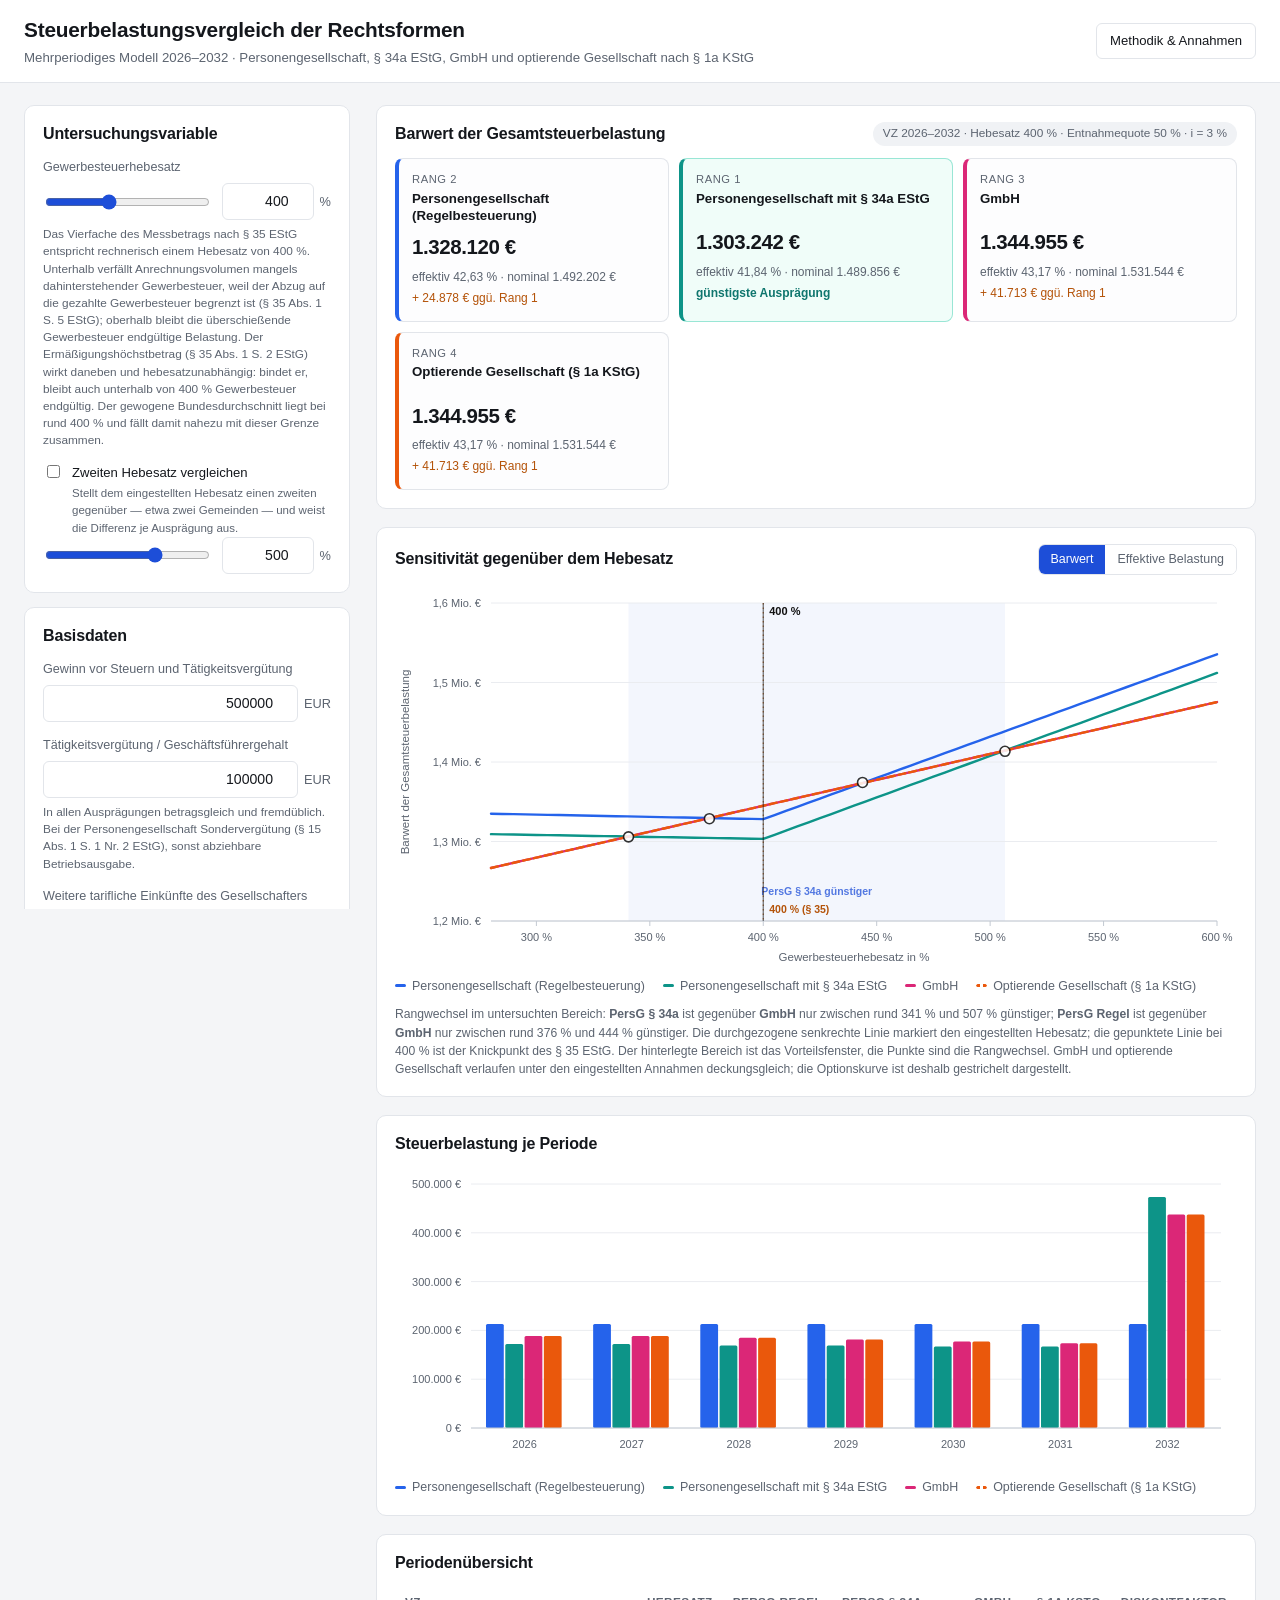
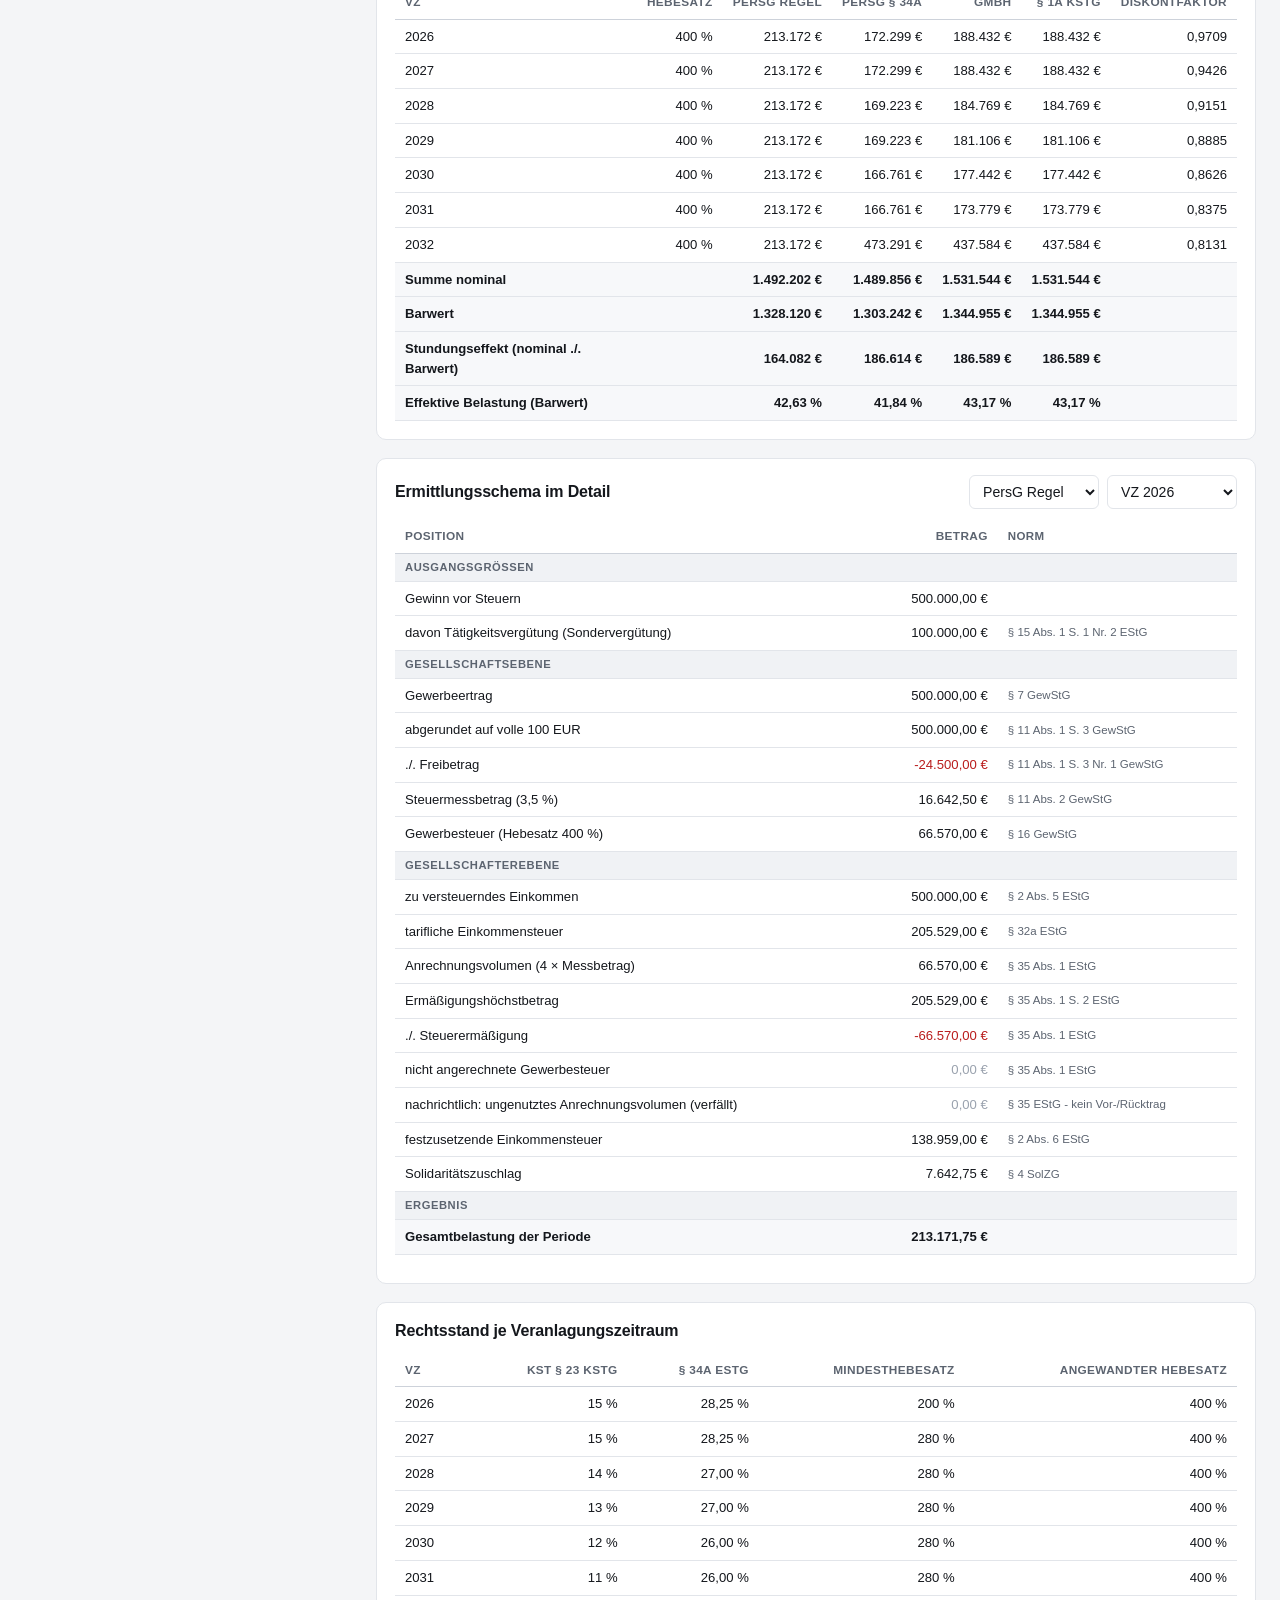
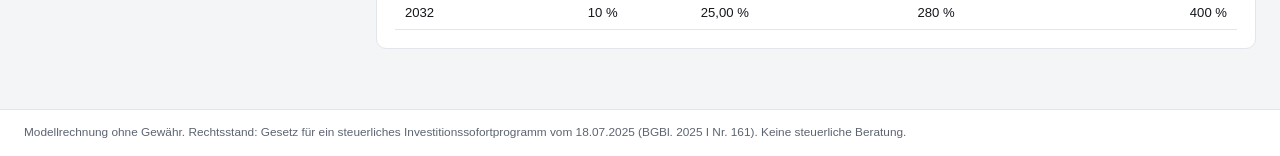
<file: index.html>
<!doctype html>
<html lang="de">
  <head>
    <meta charset="utf-8" />
    <meta name="viewport" content="width=device-width, initial-scale=1" />
    <title>Steuerbelastungsvergleich der Rechtsformen &ndash; mehrperiodig</title>
    <meta
      name="description"
      content="Mehrperiodiger steuerlicher Rechtsformvergleich: Personengesellschaft, § 34a EStG, GmbH und optierende Gesellschaft nach § 1a KStG."
    />
    <link rel="stylesheet" href="styles.css" />
  </head>
  <body>
    <header class="kopf">
      <div class="kopf-inner">
        <div>
          <h1>Steuerbelastungsvergleich der Rechtsformen</h1>
          <p class="untertitel">
            <span id="untertitel-zeitraum">Mehrperiodiges Modell 2026&ndash;2032</span> &middot;
            Personengesellschaft, § 34a EStG, GmbH und optierende Gesellschaft nach § 1a KStG
          </p>
        </div>
        <button id="btn-methodik" class="ghost" type="button">Methodik &amp; Annahmen</button>
      </div>
    </header>

    <main class="layout">
      <aside class="eingaben" aria-label="Eingabeparameter">
        <section class="karte">
          <h2>Untersuchungsvariable</h2>
          <div class="feld">
            <label for="hebesatz">Gewerbesteuerhebesatz</label>
            <div class="slider-zeile">
              <input id="hebesatz" type="range" min="280" max="600" step="5" value="400" />
              <div class="zahl-eingabe">
                <input id="hebesatz-zahl" type="number" min="0" max="1200" step="5" value="400" />
                <span>%</span>
              </div>
            </div>
            <p class="hinweis" id="hebesatz-hinweis"></p>
          </div>
          <div class="feld">
            <label class="schalter">
              <input type="checkbox" id="opt-vergleich" />
              <span>Zweiten Hebesatz vergleichen
                <em>Stellt dem eingestellten Hebesatz einen zweiten gegenüber — etwa zwei
                  Gemeinden — und weist die Differenz je Ausprägung aus.</em></span>
            </label>
            <div class="slider-zeile" id="vergleich-zeile" hidden>
              <input id="hebesatz-b" type="range" min="280" max="600" step="5" value="500" />
              <div class="zahl-eingabe">
                <input id="hebesatz-b-zahl" type="number" min="0" max="1200" step="5" value="500" />
                <span>%</span>
              </div>
            </div>
          </div>
        </section>

        <section class="karte">
          <h2>Basisdaten</h2>
          <div class="feld">
            <label for="gewinn">Gewinn vor Steuern und Tätigkeitsvergütung</label>
            <div class="zahl-eingabe breit">
              <input id="gewinn" type="number" min="0" step="10000" value="500000" />
              <span>EUR</span>
            </div>
          </div>
          <div class="feld">
            <label for="verguetung">Tätigkeitsvergütung / Geschäftsführergehalt</label>
            <div class="zahl-eingabe breit">
              <input id="verguetung" type="number" min="0" step="5000" value="100000" />
              <span>EUR</span>
            </div>
            <p class="hinweis">
              In allen Ausprägungen betragsgleich und fremdüblich. Bei der Personengesellschaft
              Sondervergütung (§ 15 Abs. 1 S. 1 Nr. 2 EStG), sonst abziehbare Betriebsausgabe.
            </p>
          </div>
          <div class="feld">
            <label for="weitere">Weitere tarifliche Einkünfte des Gesellschafters</label>
            <div class="zahl-eingabe breit">
              <input id="weitere" type="number" min="0" step="10000" value="0" />
              <span>EUR</span>
            </div>
            <p class="hinweis">
              Sockelbetrag, der allein den Grenzsteuersatz bestimmt (§ 2 Abs. 3 EStG). Die auf ihn
              selbst entfallende Steuer wird herausgerechnet; ausgewiesen ist stets nur die Steuer,
              die durch das Hinzutreten des Gewinns entsteht. Der Ermäßigungshöchstbetrag des § 35
              EStG wird nach § 35 Abs. 1 S. 2 EStG entsprechend gekürzt. Voreinstellung 0 nach
              Tabelle 1 der Arbeit.
            </p>
          </div>
          <div class="feld">
            <label for="entnahme">Entnahme- bzw. Ausschüttungsquote</label>
            <div class="slider-zeile">
              <input id="entnahme" type="range" min="0" max="100" step="5" value="50" />
              <div class="zahl-eingabe">
                <input id="entnahme-zahl" type="number" min="0" max="100" step="5" value="50" />
                <span>%</span>
              </div>
            </div>
            <p class="hinweis">
              Laufend entnommener bzw. ausgeschütteter Anteil; der Rest wird thesauriert. Bezugsgröße
              ist bei der Personengesellschaft der Gewinn vor Einkommensteuer, bei GmbH und
              optierender Gesellschaft der Jahresüberschuss nach Körperschaft- und Gewerbesteuer.
            </p>
          </div>
          <div class="feld">
            <label for="zins">Kalkulationszinssatz</label>
            <div class="zahl-eingabe breit">
              <input id="zins" type="number" min="0" max="20" step="0.25" value="3" />
              <span>% p.a.</span>
            </div>
          </div>
          <div class="feld zwei-spalten">
            <div>
              <label for="von-vz">Erster VZ</label>
              <input id="von-vz" type="number" min="2024" max="2040" step="1" value="2026" />
            </div>
            <div>
              <label for="dauer">Betrachtungsdauer</label>
              <div class="zahl-eingabe">
                <input id="dauer" type="number" min="1" max="30" step="1" value="7" />
                <span>Jahre</span>
              </div>
            </div>
          </div>
          <div class="schnellwahl" id="dauer-schnellwahl">
            <button type="button" data-dauer="1">1 Jahr</button>
            <button type="button" data-dauer="5">5</button>
            <button type="button" data-dauer="7">7 (Standard)</button>
            <button type="button" data-dauer="10">10</button>
            <button type="button" data-dauer="15">15</button>
          </div>
          <p class="hinweis" id="zeitraum-hinweis"></p>
        </section>

        <section class="karte">
          <h2>Modellvarianten</h2>
          <label class="schalter">
            <input type="checkbox" id="opt-schluss" checked />
            <span
              >Vollständige Entnahme/Ausschüttung in der Schlussperiode
              <em>Ohne diese Annahme erschiene die Stundung als endgültige Entlastung.</em></span
            >
          </label>
          <label class="schalter">
            <input type="checkbox" id="opt-mindest" checked />
            <span
              >Gesetzlichen Mindesthebesatz erzwingen
              <em>280 % ab EZ 2027 (§ 16 Abs. 4 S. 2 GewStG).</em></span
            >
          </label>
          <label class="schalter">
            <input type="checkbox" id="opt-solz" checked />
            <span
              >SolZ-Freigrenze und Milderungszone
              <em>§ 3 Abs. 3 bis 5 SolZG auf die Einkommensteuer.</em></span
            >
          </label>
          <label class="schalter">
            <input type="checkbox" id="opt-hoechst" checked />
            <span
              >§ 34a-Steuer im Ermäßigungshöchstbetrag
              <em
                >Standard an: Auffassung der Finanzverwaltung (BMF vom 03.11.2016, Rn. 15), wonach
                die Steuer auf den begünstigten Gewinn nach § 34a Abs. 1 EStG und die Nachsteuer
                nach § 34a Abs. 4 EStG in den Höchstbetrag des § 35 EStG eingehen. Die
                Nachversteuerungsbeträge selbst zählen dabei nicht zu den gewerblichen Einkünften,
                erhöhen also nur den Multiplikator, nicht den Quotienten. Aus: Gegenauffassung, der
                Sondertarif mindert dann das nutzbare Anrechnungsvolumen.</em
              ></span
            >
          </label>
          <label class="schalter">
            <input type="checkbox" id="opt-fiktion" />
            <span
              >Ausschüttungsfiktion § 1a Abs. 3 S. 5 KStG
              <em>Entnahmefähiges Gesellschafterkonto: Thesaurierung ausgeschlossen.</em></span
            >
          </label>
          <label class="schalter">
            <input type="checkbox" id="opt-tev" />
            <span
              >Teileinkünfteverfahren beantragen
              <em
                >§ 32d Abs. 2 Nr. 3 EStG: 60 % der Ausschüttung gehen in das zvE ein, 40 % bleiben
                nach § 3 Nr. 40 Buchst. d EStG steuerfrei. Lohnt sich erst unterhalb eines
                Grenzsteuersatzes von 41,67 %, da 60 % davon gerade 25 % ergeben.</em
              ></span
            >
          </label>
          <label class="schalter" id="schalter-guenstiger">
            <input type="checkbox" id="opt-guenstiger" />
            <span
              >Günstigerprüfung durchführen
              <em
                >§ 32d Abs. 6 EStG: die Ausschüttung wird in voller Höhe dem zvE hinzugerechnet, wenn
                das zu einer niedrigeren Steuer führt. Maßstab ist der Durchschnittssteuersatz auf
                die Ausschüttung, nicht der Grenzsteuersatz, und die Vergleichsgröße beträgt 26,375 %
                (25 % zuzüglich SolZ, der auf die Kapitalertragsteuer ohne Freigrenze erhoben wird).
                Praktisch greift der Antrag nur, solange die übrigen Einkünfte unter rund
                24.750 EUR liegen.</em
              ></span
            >
          </label>
          <p class="hinweis" id="hinweis-wahlrechte" hidden>
            Beide Wahlrechte verdrängen den gesonderten Tarif. § 32d Abs. 6 EStG erfasst nur
            Kapitalerträge, die dem Abs. 1 unterliegen; bei beantragtem Teileinkünfteverfahren geht
            die Günstigerprüfung daher ins Leere.
          </p>
        </section>

        <section class="karte">
          <h2>Kontrollrechnung</h2>
          <label class="schalter">
            <input type="checkbox" id="opt-kontrolle" />
            <span
              >Ohne Tätigkeitsvergütung gegenrechnen
              <em
                >Zweite vertretbare Modellierung nach Abschnitt 2.2: vollständiger Verzicht auf eine
                Vergütung. Zeigt deren Einfluss auf Niveau und Rangfolge.</em
              ></span
            >
          </label>
          <div class="knopfreihe">
            <button id="btn-reset" class="ghost" type="button">Basisszenario</button>
            <button id="btn-csv" class="ghost" type="button">CSV-Export</button>
          </div>
        </section>
      </aside>

      <div class="ergebnisse">
        <section class="karte" id="uebersicht-karte">
          <div class="karte-kopf">
            <h2>Barwert der Gesamtsteuerbelastung</h2>
            <span class="badge" id="zeitraum-badge"></span>
          </div>
          <div class="varianten-raster" id="varianten-raster"></div>
          <p class="fussnote" id="kontroll-hinweis" hidden></p>
        </section>

        <section class="karte">
          <div class="karte-kopf">
            <h2>Sensitivität gegenüber dem Hebesatz</h2>
            <div class="segmente" role="tablist">
              <button class="segment aktiv" data-mass="barwert" type="button">Barwert</button>
              <button class="segment" data-mass="effektiv" type="button">Effektive Belastung</button>
            </div>
          </div>
          <div id="chart-sensitivitaet"></div>
          <div class="legende" id="legende-sensitivitaet"></div>
          <p class="fussnote" id="schnittpunkte"></p>
        </section>

        <section class="karte" id="karte-vergleich" hidden>
          <h2>Hebesatzvergleich</h2>
          <div class="tabelle-scroll">
            <table id="vergleich-tabelle" class="tabelle"></table>
          </div>
          <p class="fussnote" id="vergleich-hinweis"></p>
        </section>

        <section class="karte">
          <h2>Steuerbelastung je Periode</h2>
          <div id="chart-perioden"></div>
          <div class="legende" id="legende-perioden"></div>
        </section>

        <section class="karte">
          <h2>Periodenübersicht</h2>
          <div class="tabelle-scroll">
            <table id="perioden-tabelle" class="tabelle"></table>
          </div>
        </section>

        <section class="karte">
          <div class="karte-kopf">
            <h2>Ermittlungsschema im Detail</h2>
            <div class="detail-wahl">
              <select id="detail-variante" aria-label="Ausprägung"></select>
              <select id="detail-periode" aria-label="Veranlagungszeitraum"></select>
            </div>
          </div>
          <div class="tabelle-scroll">
            <table id="detail-tabelle" class="tabelle detail"></table>
          </div>
          <ul class="hinweisliste" id="detail-hinweise"></ul>
        </section>

        <section class="karte">
          <h2>Rechtsstand je Veranlagungszeitraum</h2>
          <div class="tabelle-scroll">
            <table id="rechtsstand-tabelle" class="tabelle"></table>
          </div>
        </section>
      </div>
    </main>

    <dialog id="methodik">
      <article>
        <h2>Modellannahmen</h2>
        <p>
          Die Annahmen sind keine Realitätsbeschreibung, sondern eine bewusste Reduktion, die den
          Untersuchungsgegenstand isoliert. Sie wirken über alle Ausprägungen einheitlich;
          Belastungsunterschiede sind damit ausschließlich auf die rechtsformspezifische Systematik
          und auf die Höhe des Hebesatzes zurückzuführen. Die Übersicht entspricht der
          Annahmentabelle der Arbeit; die Randziffer nennt den begründenden Abschnitt.
        </p>
        <table class="tabelle">
          <thead>
            <tr><th>Parameter</th><th>Annahme</th></tr>
          </thead>
          <tbody>
            <tr><td>Gesellschafter</td><td>eine unbeschränkt steuerpflichtige natürliche Person, keine Kirchensteuer. Weitere tarifliche Einkünfte sind voreingestellt 0; über das Feld „Weitere tarifliche Einkünfte" lassen sie sich als Sockelbetrag zuschalten, der allein den Grenzsteuersatz kalibriert <span class="kap">2.1.1</span></td></tr>
            <tr><td>Sockelbetrag</td><td>in jede Tarifberechnung geht <em>W</em> + <em>X</em> ein, zugerechnet wird nur ESt(<em>W</em> + <em>X</em>) − ESt(<em>W</em>) und entsprechend beim SolZ. Vergleichsmaßstab bleibt damit allein die Belastung des Betriebsergebnisses; der Ermäßigungshöchstbetrag wird nach § 35 Abs. 1 S. 2 EStG anteilig gekürzt <span class="kap">2.1.1</span></td></tr>
            <tr><td>Gewinn vor Steuern</td><td>konstant über alle sieben Perioden <span class="kap">2.2</span></td></tr>
            <tr><td>Hinzurechnungen / Kürzungen</td><td>keine; Gewerbeertrag = Gewinn vor Steuern <span class="kap">2.1.1</span></td></tr>
            <tr><td>Tätigkeitsvergütung</td><td>betragsgleich in allen Ausprägungen, fremdüblich. Bei der Personengesellschaft Sondervergütung nach § 15 Abs. 1 S. 1 Nr. 2 EStG i.V.m. § 7 GewStG, bei GmbH und optierender Gesellschaft abziehbare Betriebsausgabe <span class="kap">2.2</span></td></tr>
            <tr><td>Sonderbetriebsvermögen</td><td>nicht vorhanden <span class="kap">2.1.1</span></td></tr>
            <tr><td>Anrechnung § 35 EStG</td><td>ein Betrieb, keine Quotelung, kein Vor- oder Rücktrag von Überhängen, Thesaurierungs- und Nachsteuer im Höchstbetrag (BMF vom 03.11.2016, Rn. 15; abschaltbar). Die Nachversteuerungsbeträge selbst gehören nach derselben Randnummer nicht zu den begünstigten gewerblichen Einkünften und erhöhen daher nur den Multiplikator des § 35 Abs. 1 S. 2 EStG, nicht den Quotienten <span class="kap">2.1.1</span></td></tr>
            <tr><td>§ 34a EStG</td><td>Antragsvoraussetzungen erfüllt (Gewinnanteil über 10 % oder über 10.000 EUR), keine Tatbestände des Abs. 6, Steuern werden zusätzlich zu Vergütung und Entnahmen entnommen <span class="kap">2.1.1</span></td></tr>
            <tr><td>Ausschüttungsbesteuerung</td><td>im Grundfall Abgeltungsteuer, kein Sparer-Pauschbetrag. Teileinkünfteverfahren und Günstigerprüfung sind unter „Modellvarianten“ zuschaltbar; das Teileinkünfteverfahren wäre erst unterhalb eines Grenzsteuersatzes von rund 41,7 % vorteilhaft, die Günstigerprüfung erst bei einem Durchschnittssteuersatz auf die Ausschüttung unter 26,375 % und damit praktisch nur bei übrigen Einkünften unter rund 24.750 EUR <span class="kap">2.1.2</span></td></tr>
            <tr><td>Optierende Gesellschaft</td><td>nicht entnahmefähiges Gesellschafterkonto; Übergang und Rückoption nicht abgebildet <span class="kap">2.1.3</span></td></tr>
            <tr><td>Entnahmequote</td><td>PersG: auf Gewinn nach Vergütung und Gewerbesteuer, KapGes: auf Jahresüberschuss. Die dem Gesellschafter zufließenden Beträge sind daher bei gleicher Quote nicht identisch. <span class="kap">2.2</span></td></tr>
            <tr><td>Thesauriertes Vermögen</td><td>keine Verzinsung <span class="kap">2.2</span></td></tr>
            <tr><td>Zahlungszeitpunkt</td><td>Steuerzahlung am Periodenende, Diskontierung mit konstantem Zinssatz <span class="kap">2.2</span></td></tr>
            <tr><td>Schlussperiode</td><td>vollständige Ausschüttung bzw. Entnahme und Nachversteuerung <span class="kap">2.2</span></td></tr>
            <tr><td>Rechtsstand</td><td>verabschiedete Satzänderungen periodengerecht; Einkommensteuertarif 2026 konstant, Mindesthebesatz 200 % (2026), 280 % (ab 2027) <span class="kap">2.2</span></td></tr>
            <tr><td>Hebesatz</td><td>einzige variable Größe; Sensitivität im Bereich 280 % bis 600 %. Der gewogene Bundesdurchschnitt liegt bei rund 400 % und fällt damit nahezu mit der Anrechnungsgrenze des § 35 EStG zusammen. <span class="kap">2.3</span></td></tr>
          </tbody>
        </table>

        <h3>Rechenweg</h3>
        <p>
          Die Berechnung durchläuft die Veranlagungszeiträume nacheinander. Fortgeschrieben werden
          der nachversteuerungspflichtige Betrag nach § 34a Abs. 3 EStG sowie das thesaurierte
          Vermögen der Kapitalgesellschaft. Der begünstigungsfähige Gewinn nach § 34a Abs. 2 EStG
          wird geschlossen ermittelt: Da die Entnahmen zur Zahlung der Thesaurierungssteuer nach
          Satz 2 außer Ansatz bleiben und der Gewinn nach Satz 1 um die Gewerbesteuer erhöht wird,
          heben sich beide Größen heraus &ndash; die geltende Fassung erzeugt keine Zirkularität.
          Erst im Anschluss werden die Zahlungen &ndash; jeweils zum Periodenende &ndash; auf den
          Beginn des ersten Veranlagungszeitraums diskontiert.
        </p>

        <h3>Grenzen</h3>
        <ul>
          <li>Der Übergangsvorgang nach § 1a Abs. 2 KStG (Formwechsel i.S.d. § 1 Abs. 3 Nr. 3 UmwStG), die Sperrfrist des § 22 UmwStG und die Rückoption bleiben unberücksichtigt. Das verzerrt den Vergleich tendenziell zugunsten der Option.</li>
          <li>Anrechnungsüberhänge nach § 35 EStG verfallen periodisch; das Gesetz sieht weder Vor- noch Rücktrag vor.</li>
          <li>Der Barwert erfasst den Stundungsvorteil nur über die Diskontierung. Erträge aus der Wiederanlage thesaurierter Mittel und deren rechtsformabhängige Besteuerung bildet das Modell nicht ab; der Zeiteffekt wird daher nur näherungsweise erfasst.</li>
          <li>Die Entnahmequote bezieht sich bei der Personengesellschaft auf den Gewinn vor Einkommensteuer, bei den Kapitalgesellschaften auf den Jahresüberschuss nach Körperschaft- und Gewerbesteuer. Die dem Gesellschafter zufließenden Beträge sind daher bei gleicher Quote nicht identisch.</li>
          <li>Die Ergebnisse sind Modellrechnungen und ersetzen keine steuerliche Beratung im Einzelfall.</li>
        </ul>
        <form method="dialog"><button class="primaer" type="submit">Schließen</button></form>
      </article>
    </dialog>

    <footer class="fuss">
      <p>
        Modellrechnung ohne Gewähr. Rechtsstand: Gesetz für ein steuerliches Investitionssofortprogramm
        vom 18.07.2025 (BGBl. 2025 I Nr. 161). Keine steuerliche Beratung.
      </p>
    </footer>

    <script type="module" src="src/ui/app.js"></script>
  </body>
</html>
</file>
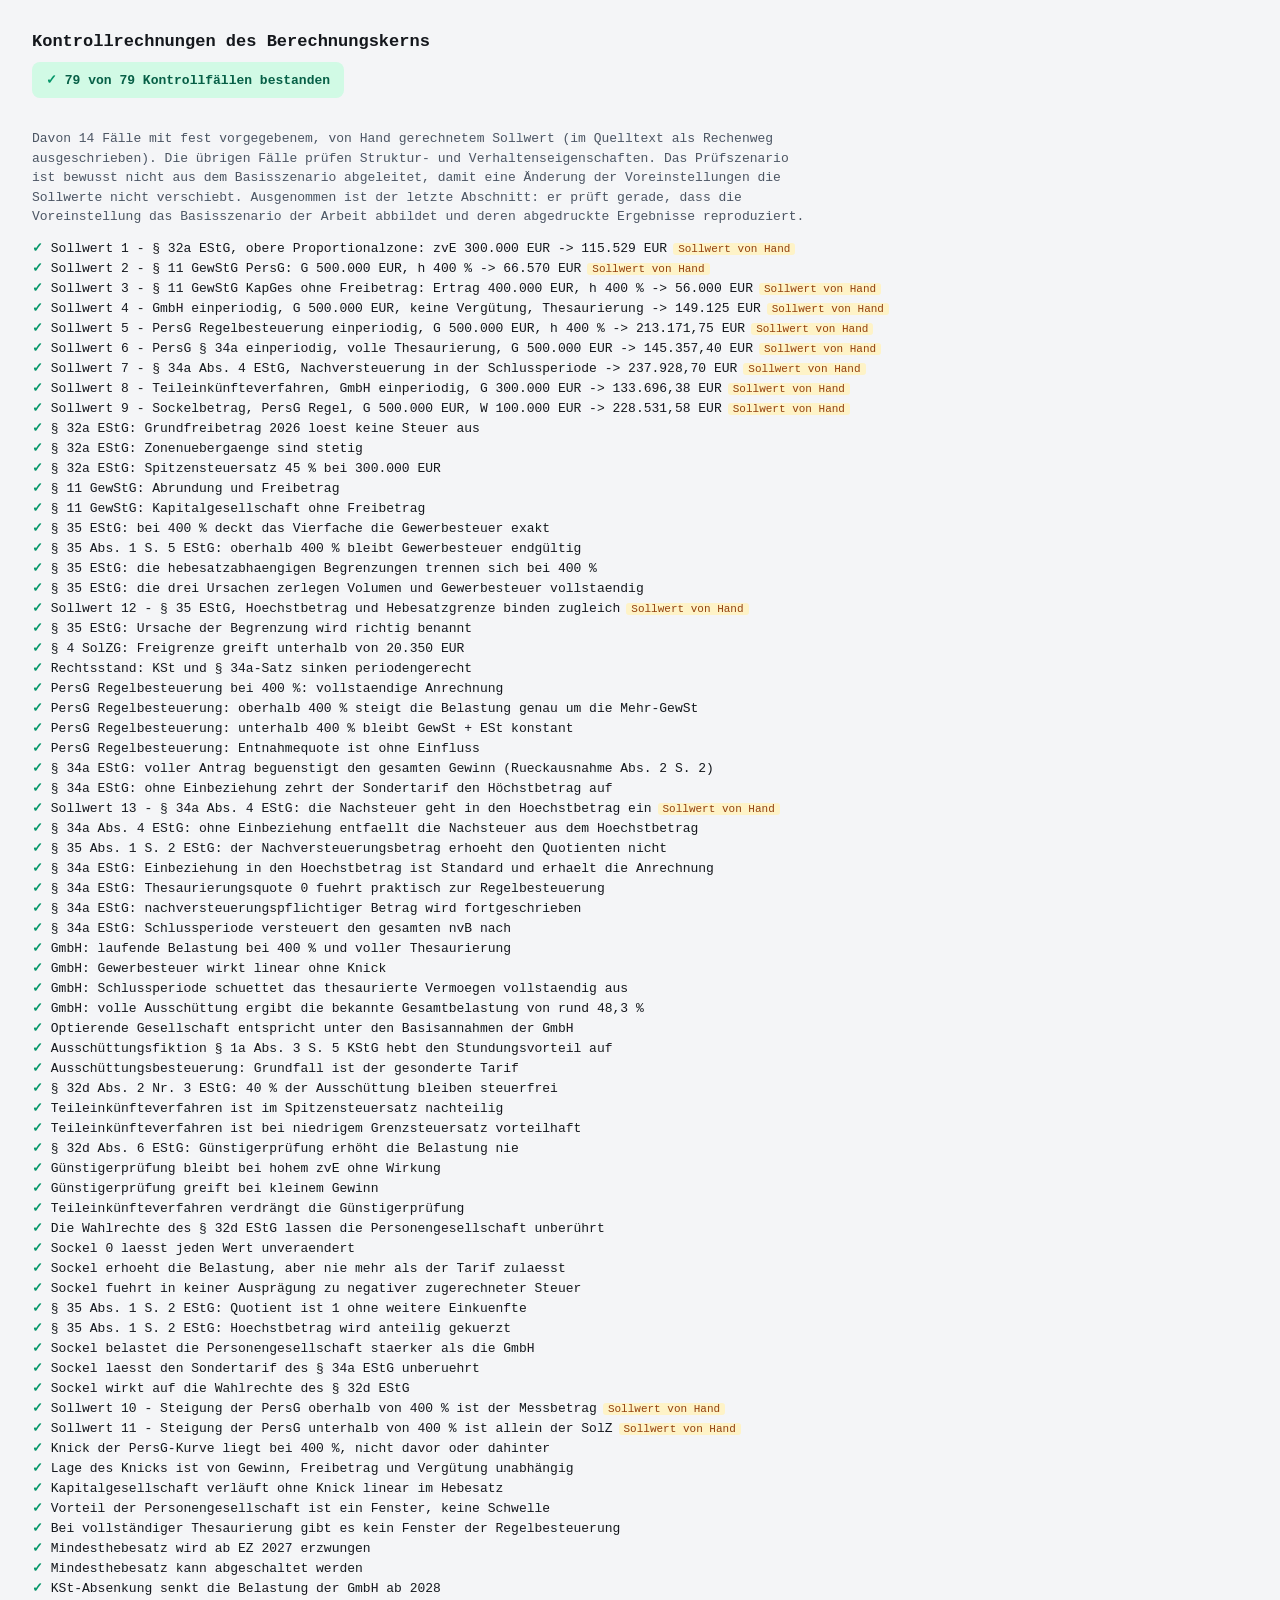
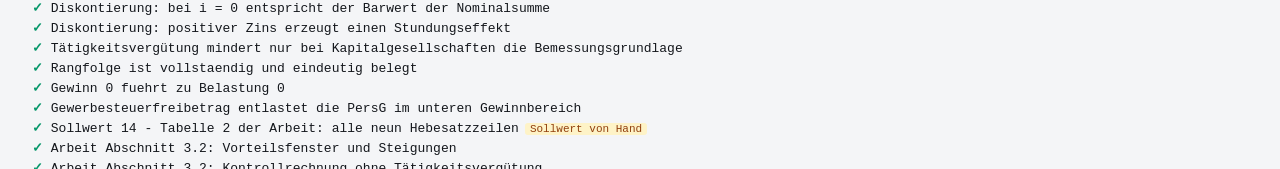
<file: tests/index.html>
<!doctype html>
<html lang="de">
  <head>
    <meta charset="utf-8" />
    <title>Kontrollrechnungen &ndash; Steuerbelastungsvergleich</title>
    <style>
      body {
        font-family: ui-monospace, SFMono-Regular, Menlo, monospace;
        margin: 32px;
        background: #f4f5f7;
        color: #14171c;
        font-size: 13px;
      }
      h1 {
        font-size: 17px;
      }
      #summe {
        padding: 10px 14px;
        border-radius: 8px;
        font-weight: 700;
        display: inline-block;
        margin-bottom: 18px;
      }
      #summe.ok {
        background: #d1fae5;
        color: #065f46;
      }
      #summe.fehler {
        background: #fee2e2;
        color: #991b1b;
      }
      li {
        margin-bottom: 4px;
        list-style: none;
      }
      ul {
        padding: 0;
      }
      .ok::before {
        content: '\2713  ';
        color: #059669;
        font-weight: 700;
      }
      .fehler::before {
        content: '\2717  ';
        color: #dc2626;
        font-weight: 700;
      }
      .fehler {
        color: #991b1b;
      }
      .meldung {
        color: #b91c1c;
        padding-left: 22px;
      }
      .marke {
        display: inline-block;
        margin-left: 6px;
        padding: 0 5px;
        font-size: 11px;
        color: #92400e;
        background: #fef3c7;
        border-radius: 3px;
      }
      p.erlaeuterung {
        max-width: 60em;
        line-height: 1.5;
        color: #4b5563;
      }
    </style>
  </head>
  <body>
    <h1>Kontrollrechnungen des Berechnungskerns</h1>
    <div id="summe">läuft …</div>
    <p class="erlaeuterung" id="erlaeuterung"></p>
    <ul id="liste"></ul>
    <script type="module">
      import { laufeTests } from './tests.js';
      const { ergebnisse, bestanden, gesamt, handgerechnet } = laufeTests();
      const summe = document.getElementById('summe');
      summe.textContent = `${bestanden} von ${gesamt} Kontrollfällen bestanden`;
      summe.className = bestanden === gesamt ? 'ok' : 'fehler';
      document.getElementById('erlaeuterung').textContent =
        `Davon ${handgerechnet} Fälle mit fest vorgegebenem, von Hand gerechnetem Sollwert ` +
        `(im Quelltext als Rechenweg ausgeschrieben). Die übrigen Fälle prüfen Struktur- und ` +
        `Verhaltenseigenschaften. Das Prüfszenario ist bewusst nicht aus dem Basisszenario ` +
        `abgeleitet, damit eine Änderung der Voreinstellungen die Sollwerte nicht verschiebt. ` +
        `Ausgenommen ist der letzte Abschnitt: er prüft gerade, dass die Voreinstellung das ` +
        `Basisszenario der Arbeit abbildet und deren abgedruckte Ergebnisse reproduziert.`;
      document.getElementById('liste').innerHTML = ergebnisse
        .map(
          (r) =>
            `<li class="${r.ok ? 'ok' : 'fehler'}">${r.name}` +
            (r.handgerechnet ? '<span class="marke">Sollwert von Hand</span>' : '') +
            `</li>` +
            (r.ok ? '' : `<li class="meldung">${r.fehler}</li>`)
        )
        .join('');
      console.log(`TESTERGEBNIS ${bestanden}/${gesamt} (${handgerechnet} handgerechnet)`);
      ergebnisse.filter((r) => !r.ok).forEach((r) => console.error(`FEHLER: ${r.name} -> ${r.fehler}`));
    </script>
  </body>
</html>
</file>
<file: styles.css>
:root {
  --bg: #f4f5f7;
  --karte: #ffffff;
  --rand: #e2e5ea;
  --text: #14171c;
  --gedimmt: #5c6470;
  --akzent: #1d4ed8;
  --gut: #0f766e;
  --warn: #b45309;
  --radius: 10px;
  --schrift: 'Inter', -apple-system, BlinkMacSystemFont, 'Segoe UI', Roboto, Helvetica, Arial,
    sans-serif;
}

* {
  box-sizing: border-box;
}

html {
  -webkit-text-size-adjust: 100%;
}

body {
  margin: 0;
  font-family: var(--schrift);
  background: var(--bg);
  color: var(--text);
  font-size: 15px;
  line-height: 1.5;
}

h1,
h2,
h3 {
  margin: 0;
  font-weight: 600;
  letter-spacing: -0.01em;
}

h1 {
  font-size: 1.3rem;
}
h2 {
  font-size: 1rem;
}
h3 {
  font-size: 0.95rem;
  margin-top: 1.4rem;
}

/* ---------- Kopf ---------- */

.kopf {
  background: var(--karte);
  border-bottom: 1px solid var(--rand);
  position: sticky;
  top: 0;
  z-index: 20;
}

.kopf-inner {
  max-width: 1500px;
  margin: 0 auto;
  padding: 14px 24px;
  display: flex;
  align-items: center;
  justify-content: space-between;
  gap: 16px;
}

.untertitel {
  margin: 3px 0 0;
  color: var(--gedimmt);
  font-size: 0.83rem;
}

/* ---------- Layout ---------- */

.layout {
  max-width: 1500px;
  margin: 0 auto;
  padding: 22px 24px 60px;
  display: grid;
  grid-template-columns: 330px minmax(0, 1fr);
  gap: 22px;
  align-items: start;
}

.eingaben {
  position: sticky;
  top: 78px;
  display: flex;
  flex-direction: column;
  gap: 14px;
  max-height: calc(100vh - 96px);
  overflow-y: auto;
  padding-right: 4px;
}

.ergebnisse {
  display: flex;
  flex-direction: column;
  gap: 18px;
  min-width: 0;
}

.karte {
  background: var(--karte);
  border: 1px solid var(--rand);
  border-radius: var(--radius);
  padding: 16px 18px 18px;
}

.karte-kopf {
  display: flex;
  align-items: center;
  justify-content: space-between;
  gap: 12px;
  flex-wrap: wrap;
  margin-bottom: 12px;
}

.karte h2 {
  margin-bottom: 12px;
}
.karte-kopf h2 {
  margin-bottom: 0;
}

/* ---------- Formularelemente ---------- */

.feld {
  margin-bottom: 14px;
}
.feld:last-child {
  margin-bottom: 0;
}

label {
  display: block;
  font-size: 0.79rem;
  font-weight: 500;
  color: var(--gedimmt);
  margin-bottom: 6px;
}

input[type='number'],
select {
  width: 100%;
  padding: 7px 9px;
  border: 1px solid var(--rand);
  border-radius: 6px;
  font: inherit;
  font-size: 0.88rem;
  background: #fff;
  color: var(--text);
  font-variant-numeric: tabular-nums;
}

input[type='number']:focus,
select:focus {
  outline: 2px solid rgba(29, 78, 216, 0.35);
  outline-offset: 0;
  border-color: var(--akzent);
}

.zahl-eingabe {
  display: flex;
  align-items: center;
  gap: 6px;
}
.zahl-eingabe span {
  font-size: 0.8rem;
  color: var(--gedimmt);
  white-space: nowrap;
}
.zahl-eingabe input {
  width: 92px;
  text-align: right;
}
.zahl-eingabe.breit input {
  width: 100%;
}

.slider-zeile {
  display: flex;
  align-items: center;
  gap: 10px;
}
.slider-zeile input[type='range'] {
  flex: 1;
  min-width: 0;
  accent-color: var(--akzent);
}

.zwei-spalten {
  display: grid;
  grid-template-columns: 1fr 1fr;
  gap: 10px;
}
.zwei-spalten label {
  margin-bottom: 6px;
}

/* Abschnittsverweis in der Annahmentabelle */
.kap {
  display: inline-block;
  margin-left: 4px;
  padding: 1px 5px;
  font-size: 0.68rem;
  color: var(--gedimmt);
  background: #f2f4f7;
  border-radius: 4px;
  white-space: nowrap;
}

.schnellwahl {
  display: flex;
  flex-wrap: wrap;
  gap: 5px;
  margin-top: 8px;
}
.schnellwahl button {
  padding: 4px 9px;
  font: inherit;
  font-size: 0.73rem;
  color: var(--gedimmt);
  background: #fff;
  border: 1px solid var(--rand);
  border-radius: 999px;
  cursor: pointer;
}
.schnellwahl button:hover {
  border-color: var(--akzent);
  color: var(--akzent);
}
.schnellwahl button.aktiv {
  background: var(--akzent);
  border-color: var(--akzent);
  color: #fff;
}

.hinweis {
  margin: 6px 0 0;
  font-size: 0.74rem;
  color: var(--gedimmt);
  line-height: 1.45;
}
.hinweis.warnung {
  color: var(--warn);
}

.schalter {
  display: flex;
  gap: 9px;
  align-items: flex-start;
  font-size: 0.82rem;
  color: var(--text);
  font-weight: 400;
  margin-bottom: 11px;
  cursor: pointer;
}
.schalter:last-of-type {
  margin-bottom: 0;
}
.schalter input {
  margin-top: 2px;
  accent-color: var(--akzent);
  flex-shrink: 0;
}
.schalter em {
  display: block;
  font-style: normal;
  font-size: 0.72rem;
  color: var(--gedimmt);
  margin-top: 2px;
}
/* Wahlrecht, das durch ein anderes verdraengt wird (§ 32d Abs. 6 EStG bei
   beantragtem Teileinkuenfteverfahren). */
.schalter.gesperrt {
  opacity: 0.45;
  cursor: not-allowed;
}

button {
  font: inherit;
  cursor: pointer;
  border-radius: 6px;
  padding: 7px 13px;
  font-size: 0.82rem;
  border: 1px solid var(--rand);
  background: #fff;
  color: var(--text);
}
button:hover {
  background: #f7f8fa;
}
button.primaer {
  background: var(--akzent);
  border-color: var(--akzent);
  color: #fff;
}
button.primaer:hover {
  background: #1a44bd;
}

.knopfreihe {
  display: flex;
  gap: 8px;
  margin-top: 12px;
}
.knopfreihe button {
  flex: 1;
}

.segmente {
  display: inline-flex;
  border: 1px solid var(--rand);
  border-radius: 7px;
  overflow: hidden;
}
.segment {
  border: 0;
  border-radius: 0;
  padding: 5px 12px;
  font-size: 0.78rem;
  background: #fff;
  color: var(--gedimmt);
}
.segment.aktiv {
  background: var(--akzent);
  color: #fff;
}

.badge {
  font-size: 0.74rem;
  color: var(--gedimmt);
  background: #f0f2f5;
  border-radius: 999px;
  padding: 3px 10px;
}

/* ---------- Ergebniskarten ---------- */

.varianten-raster {
  display: grid;
  grid-template-columns: repeat(auto-fit, minmax(210px, 1fr));
  gap: 10px;
}

.variante {
  border: 1px solid var(--rand);
  border-left: 4px solid var(--farbe, var(--akzent));
  border-radius: 8px;
  padding: 12px 13px;
  background: #fdfdfe;
}
.variante.beste {
  background: #f0fdf9;
  border-color: #99e6d5;
  border-left-color: var(--farbe);
}

.variante .rang {
  font-size: 0.7rem;
  text-transform: uppercase;
  letter-spacing: 0.05em;
  color: var(--gedimmt);
}
.variante .name {
  font-size: 0.83rem;
  font-weight: 600;
  margin: 2px 0 8px;
  line-height: 1.3;
  min-height: 2.2em;
}
.variante .wert {
  font-size: 1.28rem;
  font-weight: 650;
  font-variant-numeric: tabular-nums;
  letter-spacing: -0.02em;
}
.variante .zusatz {
  font-size: 0.75rem;
  color: var(--gedimmt);
  margin-top: 5px;
  font-variant-numeric: tabular-nums;
}
.variante .delta {
  font-size: 0.75rem;
  margin-top: 3px;
  font-variant-numeric: tabular-nums;
}
.variante .delta.null {
  color: var(--gut);
  font-weight: 600;
}
.variante .delta.plus {
  color: var(--warn);
}

/* ---------- Tabellen ---------- */

.tabelle-scroll {
  overflow-x: auto;
  margin: 0 -4px;
  padding: 0 4px;
}

.tabelle {
  width: 100%;
  border-collapse: collapse;
  font-size: 0.82rem;
  font-variant-numeric: tabular-nums;
}
.tabelle th,
.tabelle td {
  padding: 7px 10px;
  text-align: right;
  border-bottom: 1px solid var(--rand);
  white-space: nowrap;
}
.tabelle th:first-child,
.tabelle td:first-child {
  text-align: left;
  white-space: normal;
}
.tabelle thead th {
  font-weight: 600;
  font-size: 0.74rem;
  color: var(--gedimmt);
  text-transform: uppercase;
  letter-spacing: 0.03em;
  border-bottom: 1px solid #cdd2da;
}
.tabelle tbody tr:hover {
  background: #fafbfc;
}
.tabelle tr.summenzeile td {
  font-weight: 650;
  border-top: 1px solid #cdd2da;
  background: #f7f8fa;
}
.tabelle .norm {
  font-size: 0.72rem;
  color: var(--gedimmt);
  text-align: left;
  white-space: normal;
}
.tabelle .ebene td {
  background: #f0f2f5;
  font-size: 0.7rem;
  text-transform: uppercase;
  letter-spacing: 0.05em;
  color: var(--gedimmt);
  font-weight: 600;
  padding: 5px 10px;
}
.tabelle td.negativ {
  color: #b91c1c;
}
.tabelle td.null-wert {
  color: #9aa2ae;
}

.detail-wahl {
  display: flex;
  gap: 8px;
}
.detail-wahl select {
  width: auto;
  min-width: 130px;
}

/* ---------- Diagramme ---------- */

.chart-wrapper {
  position: relative;
}
.chart {
  display: block;
  overflow: visible;
}
.chart .grid {
  stroke: #eaecf0;
  stroke-width: 1;
}
.chart .axis {
  stroke: #c3c9d2;
  stroke-width: 1;
}
.chart .tick {
  font-size: 11px;
  fill: var(--gedimmt);
  font-variant-numeric: tabular-nums;
}
.chart .achsentitel {
  font-size: 11.5px;
  fill: var(--gedimmt);
  font-weight: 500;
}
.chart .marker {
  stroke: #111;
  stroke-width: 1.2;
  opacity: 0.6;
}
.chart .marker-label {
  font-size: 11px;
  fill: #111;
  font-weight: 600;
}

/* Vergleichshebesatz: gestrichelt, damit er vom eingestellten Hebesatz
   unterscheidbar bleibt. */
.chart .marker-zweit {
  stroke: #111;
  stroke-width: 1.2;
  stroke-dasharray: 5 4;
  opacity: 0.5;
}
.chart .marker-zweit-label {
  font-size: 11px;
  fill: #111;
  font-weight: 600;
  opacity: 0.8;
}

/* Knickpunkt des § 35 EStG bei 400 %: gepunktet und gedaempft, weil er keine
   Eingabe ist, sondern eine Eigenschaft des Gesetzes. */
.chart .marker-knick {
  stroke: var(--warn);
  stroke-width: 1.1;
  stroke-dasharray: 1.5 3;
  opacity: 0.8;
}
.chart .marker-knick-label {
  font-size: 10.5px;
  fill: var(--warn);
  font-weight: 600;
}

/* Vorteilsfenster zwischen zwei Schnittpunkten. */
.chart .zone {
  fill: var(--akzent);
  opacity: 0.05;
}
.chart .zone-label {
  font-size: 10.5px;
  fill: var(--akzent);
  font-weight: 600;
  opacity: 0.75;
}

/* Rangwechsel auf der Kurve. */
.chart .punktmarke {
  fill: #fff;
  stroke: #111;
  stroke-width: 1.6;
  opacity: 0.85;
}
.chart .fokus-linie {
  stroke: #8b93a1;
  stroke-width: 1;
  stroke-dasharray: 2 3;
}
.chart .linie {
  stroke-linejoin: round;
  stroke-linecap: round;
}

.tooltip {
  position: absolute;
  background: rgba(20, 23, 28, 0.95);
  color: #fff;
  padding: 8px 10px;
  border-radius: 7px;
  font-size: 0.75rem;
  pointer-events: none;
  min-width: 200px;
  z-index: 5;
}
.tooltip .tt-kopf {
  font-weight: 600;
  margin-bottom: 5px;
  padding-bottom: 4px;
  border-bottom: 1px solid rgba(255, 255, 255, 0.18);
}
.tooltip .tt-zeile {
  display: flex;
  align-items: center;
  gap: 6px;
  padding: 1.5px 0;
  font-variant-numeric: tabular-nums;
}
.tooltip .tt-zeile b {
  margin-left: auto;
  font-weight: 600;
}
.tooltip .tt-punkt {
  width: 8px;
  height: 8px;
  border-radius: 2px;
  flex-shrink: 0;
}

.legende {
  display: flex;
  flex-wrap: wrap;
  gap: 6px 18px;
  margin-top: 10px;
  font-size: 0.78rem;
  color: var(--gedimmt);
}
.legende-eintrag {
  display: inline-flex;
  align-items: center;
  gap: 6px;
}
.legende-eintrag i {
  width: 11px;
  height: 3px;
  border-radius: 2px;
  display: inline-block;
}

.fussnote {
  font-size: 0.76rem;
  color: var(--gedimmt);
  margin: 10px 0 0;
  line-height: 1.5;
}

.hinweisliste {
  margin: 10px 0 0;
  padding-left: 18px;
  font-size: 0.76rem;
  color: var(--gedimmt);
}
.hinweisliste li {
  margin-bottom: 3px;
}

/* ---------- Dialog ---------- */

dialog {
  border: 0;
  border-radius: 12px;
  padding: 0;
  max-width: 760px;
  width: calc(100% - 40px);
  box-shadow: 0 24px 60px rgba(0, 0, 0, 0.22);
}
dialog::backdrop {
  background: rgba(15, 18, 24, 0.45);
}
dialog article {
  padding: 24px 26px 22px;
  max-height: 82vh;
  overflow-y: auto;
}
dialog p,
dialog li {
  font-size: 0.85rem;
  color: #333a45;
}
dialog h2 {
  margin-bottom: 10px;
}
dialog .tabelle {
  margin-top: 10px;
}
dialog .tabelle td:first-child {
  font-weight: 500;
  width: 34%;
}
dialog .tabelle td {
  text-align: left;
  white-space: normal;
}
dialog form {
  margin-top: 18px;
  text-align: right;
}

.fuss {
  border-top: 1px solid var(--rand);
  background: var(--karte);
  padding: 14px 24px;
}
.fuss p {
  max-width: 1500px;
  margin: 0 auto;
  font-size: 0.74rem;
  color: var(--gedimmt);
}

@media (max-width: 1080px) {
  .layout {
    grid-template-columns: 1fr;
    padding: 16px;
  }
  .eingaben {
    position: static;
    max-height: none;
    overflow: visible;
  }
}
</file>
